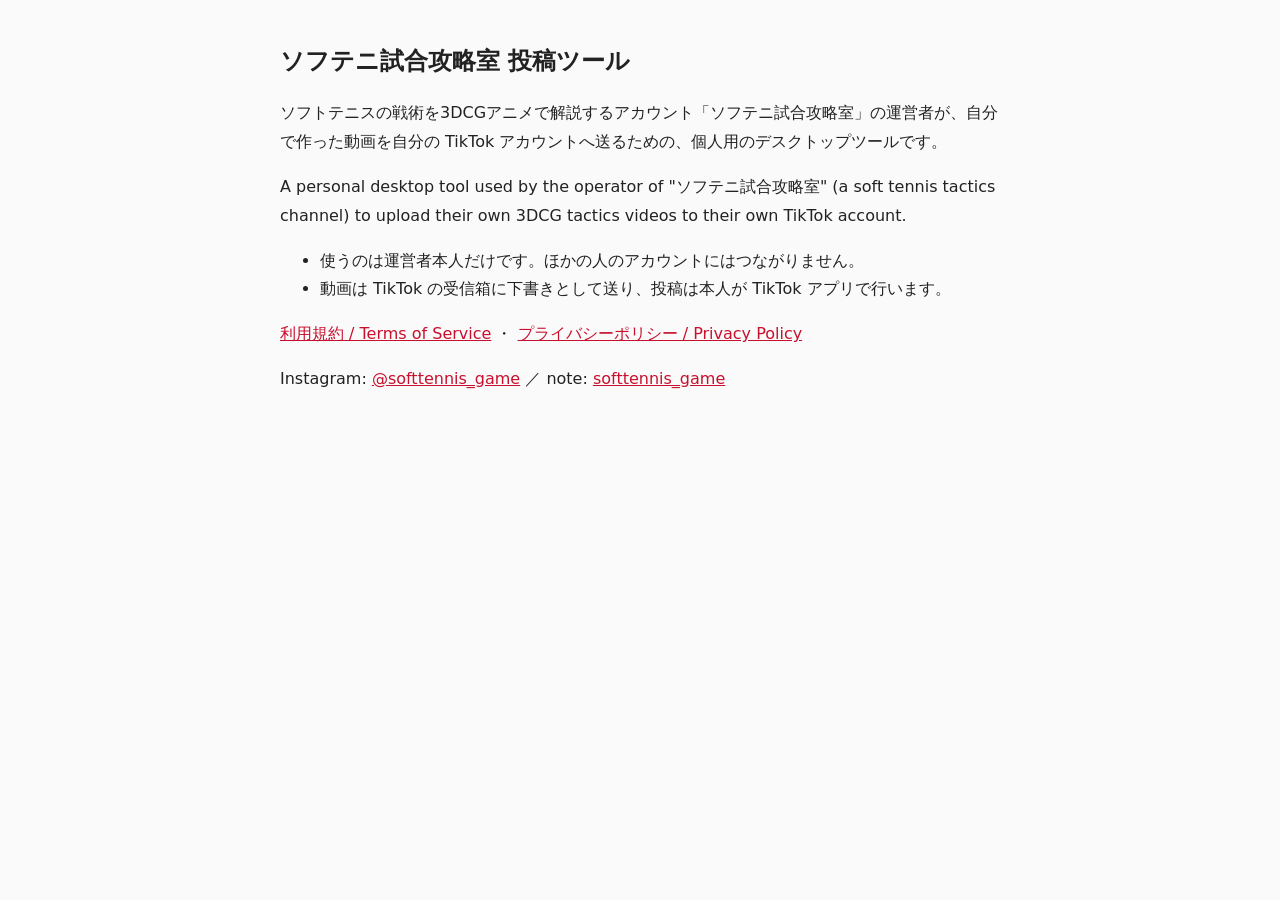
<file: index.html>
<!doctype html>
<html lang="ja">
<head>
<meta charset="utf-8">
<meta name="viewport" content="width=device-width, initial-scale=1">
<title>ソフテニ試合攻略室 投稿ツール</title>
<link rel="stylesheet" href="style.css">
</head>
<body>
<main>
<h1>ソフテニ試合攻略室 投稿ツール</h1>
<p>ソフトテニスの戦術を3DCGアニメで解説するアカウント「ソフテニ試合攻略室」の運営者が、自分で作った動画を自分の TikTok アカウントへ送るための、個人用のデスクトップツールです。</p>
<p>A personal desktop tool used by the operator of "ソフテニ試合攻略室" (a soft tennis tactics channel) to upload their own 3DCG tactics videos to their own TikTok account.</p>
<ul>
<li>使うのは運営者本人だけです。ほかの人のアカウントにはつながりません。</li>
<li>動画は TikTok の受信箱に下書きとして送り、投稿は本人が TikTok アプリで行います。</li>
</ul>
<p><a href="terms.html">利用規約 / Terms of Service</a> ・ <a href="privacy.html">プライバシーポリシー / Privacy Policy</a></p>
<p>Instagram: <a href="https://www.instagram.com/softtennis_game/">@softtennis_game</a> ／ note: <a href="https://note.com/softtennis_game">softtennis_game</a></p>
</main>
</body>
</html>
</file>
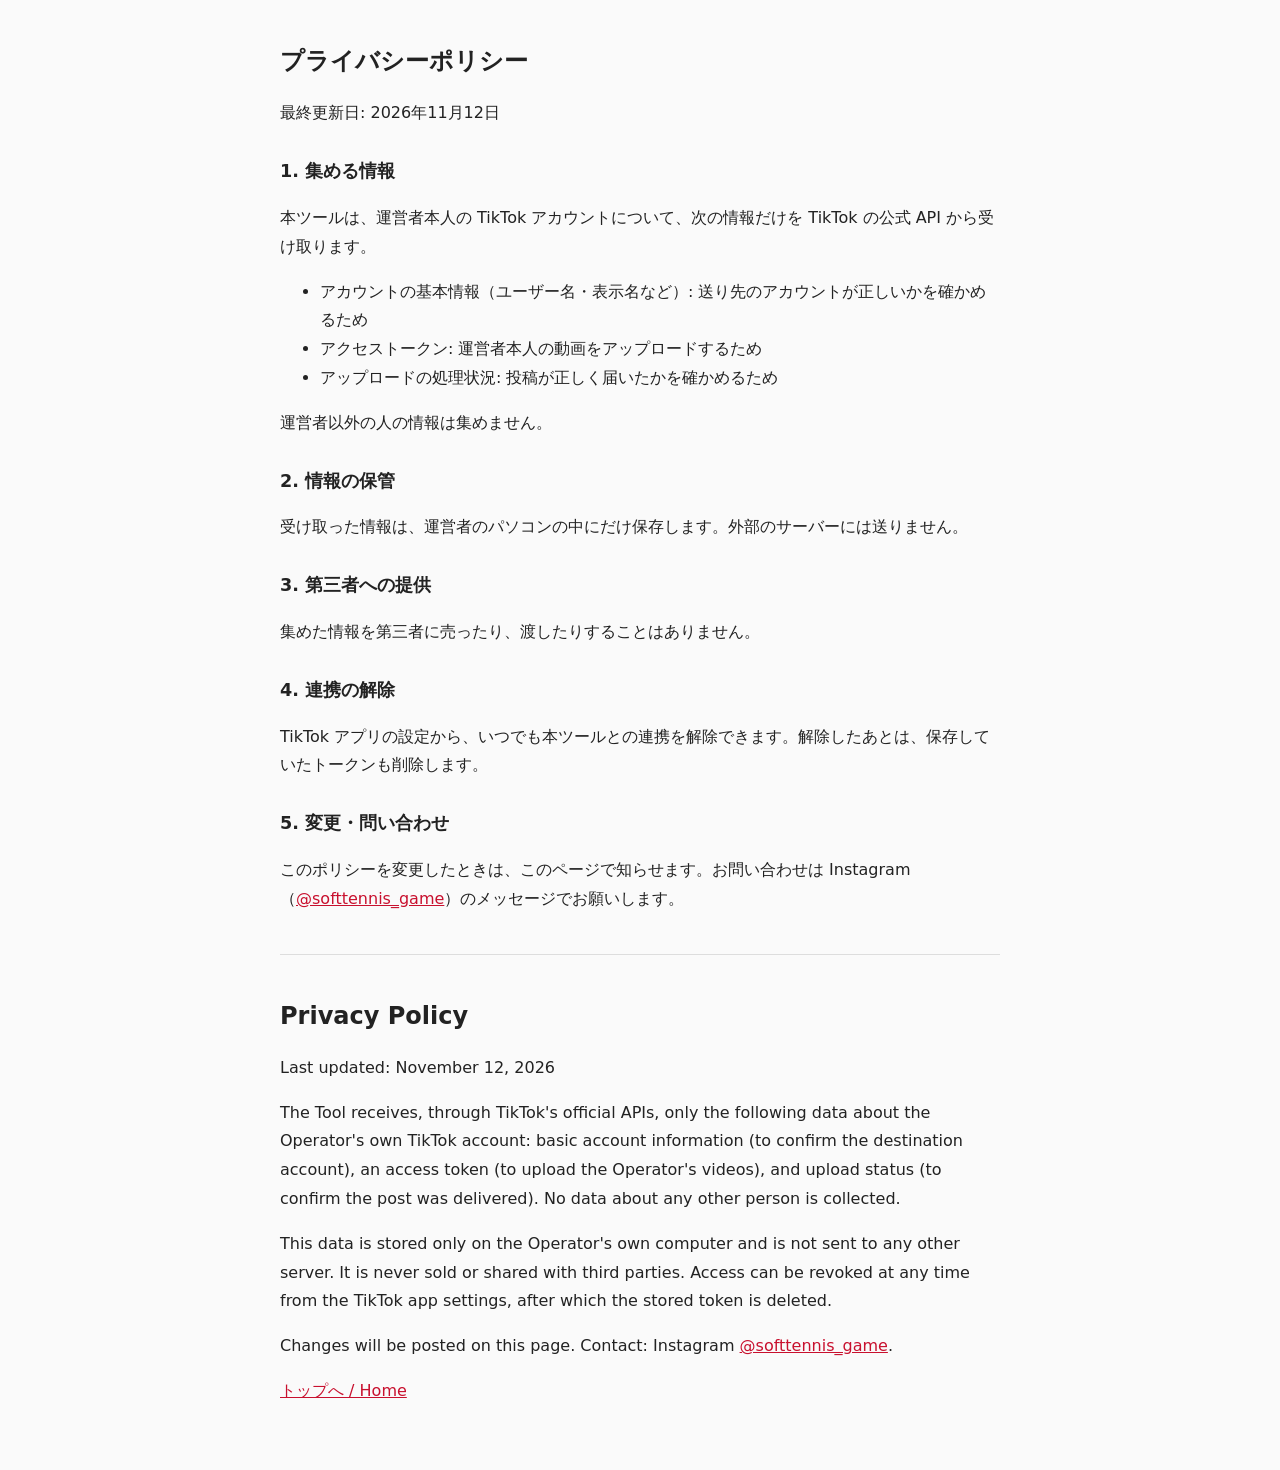
<file: privacy.html>
<!doctype html>
<html lang="ja">
<head>
<meta charset="utf-8">
<meta name="viewport" content="width=device-width, initial-scale=1">
<title>プライバシーポリシー | ソフテニ試合攻略室 投稿ツール</title>
<link rel="stylesheet" href="style.css">
</head>
<body>
<main>
<h1>プライバシーポリシー</h1>
<p>最終更新日: 2026年11月12日</p>

<h2>1. 集める情報</h2>
<p>本ツールは、運営者本人の TikTok アカウントについて、次の情報だけを TikTok の公式 API から受け取ります。</p>
<ul>
<li>アカウントの基本情報（ユーザー名・表示名など）: 送り先のアカウントが正しいかを確かめるため</li>
<li>アクセストークン: 運営者本人の動画をアップロードするため</li>
<li>アップロードの処理状況: 投稿が正しく届いたかを確かめるため</li>
</ul>
<p>運営者以外の人の情報は集めません。</p>

<h2>2. 情報の保管</h2>
<p>受け取った情報は、運営者のパソコンの中にだけ保存します。外部のサーバーには送りません。</p>

<h2>3. 第三者への提供</h2>
<p>集めた情報を第三者に売ったり、渡したりすることはありません。</p>

<h2>4. 連携の解除</h2>
<p>TikTok アプリの設定から、いつでも本ツールとの連携を解除できます。解除したあとは、保存していたトークンも削除します。</p>

<h2>5. 変更・問い合わせ</h2>
<p>このポリシーを変更したときは、このページで知らせます。お問い合わせは Instagram（<a href="https://www.instagram.com/softtennis_game/">@softtennis_game</a>）のメッセージでお願いします。</p>

<hr>
<h1>Privacy Policy</h1>
<p>Last updated: November 12, 2026</p>
<p>The Tool receives, through TikTok's official APIs, only the following data about the Operator's own TikTok account: basic account information (to confirm the destination account), an access token (to upload the Operator's videos), and upload status (to confirm the post was delivered). No data about any other person is collected.</p>
<p>This data is stored only on the Operator's own computer and is not sent to any other server. It is never sold or shared with third parties. Access can be revoked at any time from the TikTok app settings, after which the stored token is deleted.</p>
<p>Changes will be posted on this page. Contact: Instagram <a href="https://www.instagram.com/softtennis_game/">@softtennis_game</a>.</p>
<p><a href="index.html">トップへ / Home</a></p>
</main>
</body>
</html>
</file>
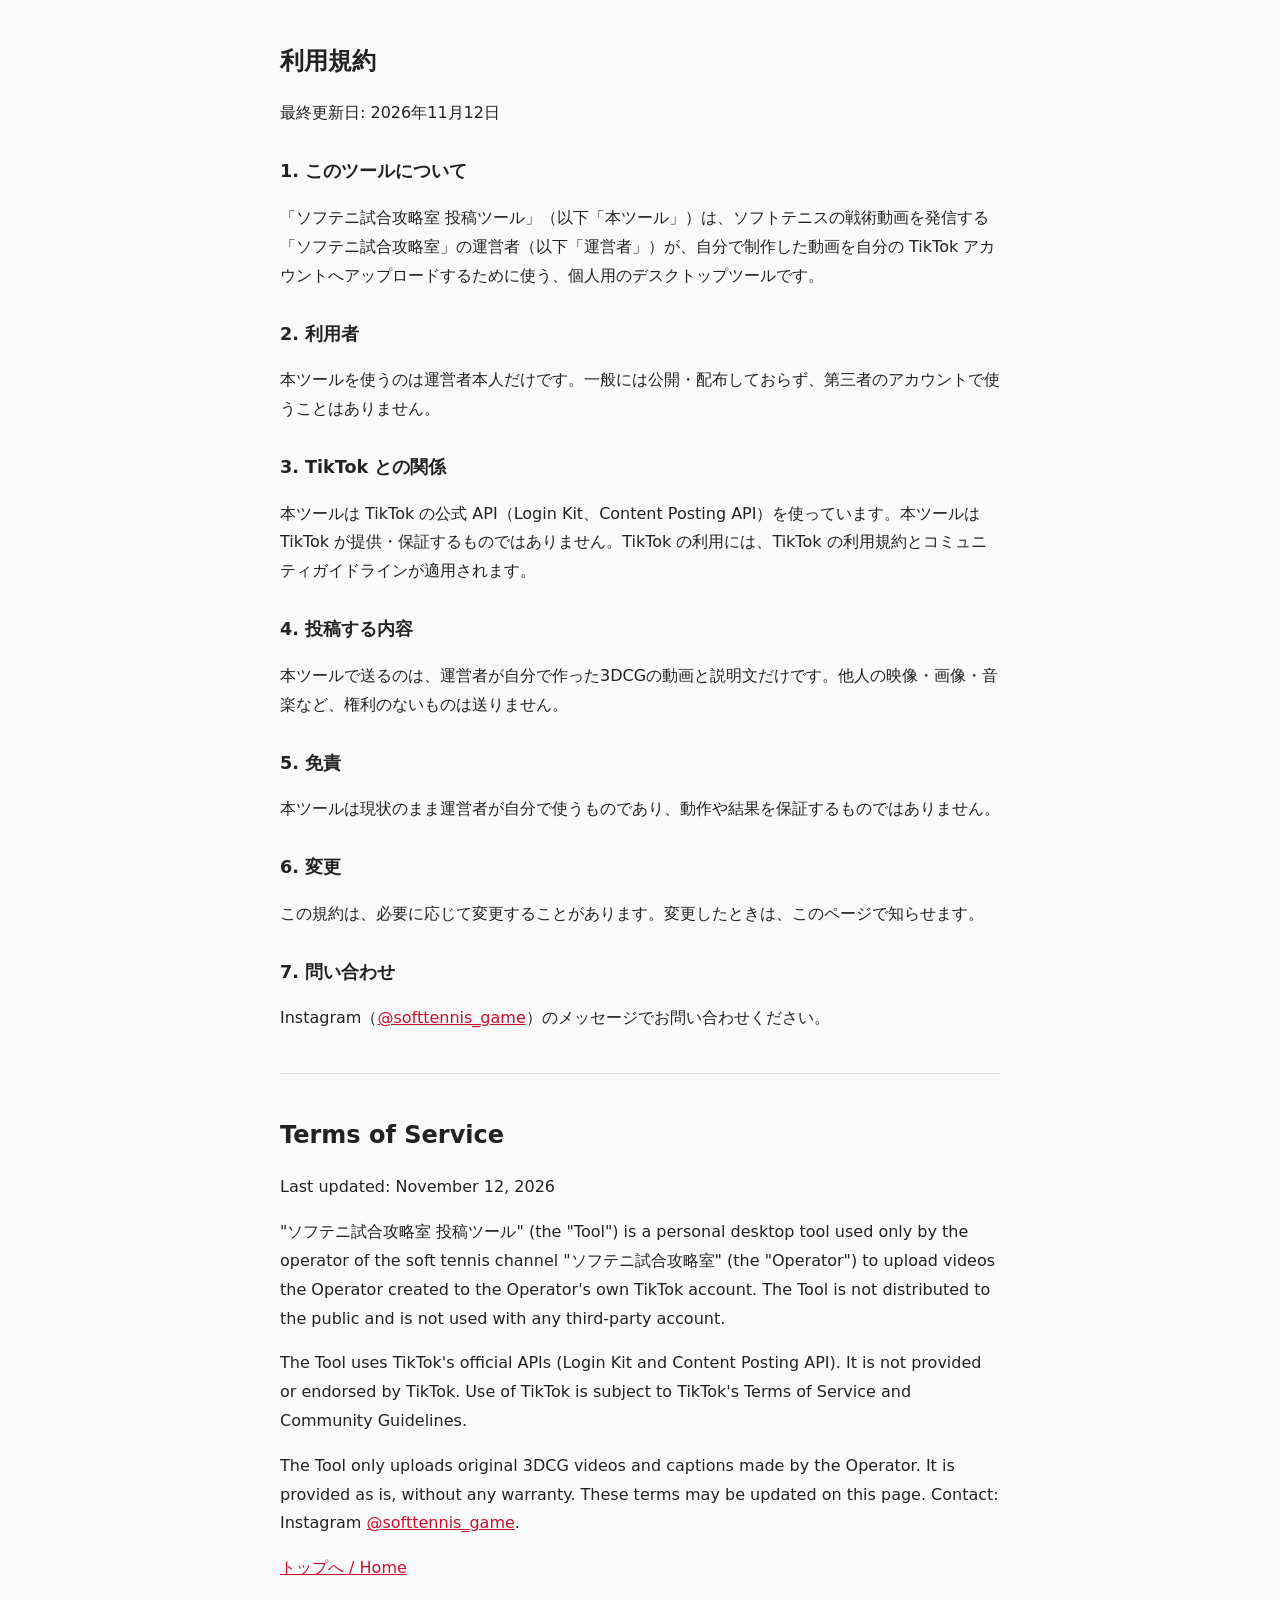
<file: terms.html>
<!doctype html>
<html lang="ja">
<head>
<meta charset="utf-8">
<meta name="viewport" content="width=device-width, initial-scale=1">
<title>利用規約 | ソフテニ試合攻略室 投稿ツール</title>
<link rel="stylesheet" href="style.css">
</head>
<body>
<main>
<h1>利用規約</h1>
<p>最終更新日: 2026年11月12日</p>

<h2>1. このツールについて</h2>
<p>「ソフテニ試合攻略室 投稿ツール」（以下「本ツール」）は、ソフトテニスの戦術動画を発信する「ソフテニ試合攻略室」の運営者（以下「運営者」）が、自分で制作した動画を自分の TikTok アカウントへアップロードするために使う、個人用のデスクトップツールです。</p>

<h2>2. 利用者</h2>
<p>本ツールを使うのは運営者本人だけです。一般には公開・配布しておらず、第三者のアカウントで使うことはありません。</p>

<h2>3. TikTok との関係</h2>
<p>本ツールは TikTok の公式 API（Login Kit、Content Posting API）を使っています。本ツールは TikTok が提供・保証するものではありません。TikTok の利用には、TikTok の利用規約とコミュニティガイドラインが適用されます。</p>

<h2>4. 投稿する内容</h2>
<p>本ツールで送るのは、運営者が自分で作った3DCGの動画と説明文だけです。他人の映像・画像・音楽など、権利のないものは送りません。</p>

<h2>5. 免責</h2>
<p>本ツールは現状のまま運営者が自分で使うものであり、動作や結果を保証するものではありません。</p>

<h2>6. 変更</h2>
<p>この規約は、必要に応じて変更することがあります。変更したときは、このページで知らせます。</p>

<h2>7. 問い合わせ</h2>
<p>Instagram（<a href="https://www.instagram.com/softtennis_game/">@softtennis_game</a>）のメッセージでお問い合わせください。</p>

<hr>
<h1>Terms of Service</h1>
<p>Last updated: November 12, 2026</p>
<p>"ソフテニ試合攻略室 投稿ツール" (the "Tool") is a personal desktop tool used only by the operator of the soft tennis channel "ソフテニ試合攻略室" (the "Operator") to upload videos the Operator created to the Operator's own TikTok account. The Tool is not distributed to the public and is not used with any third-party account.</p>
<p>The Tool uses TikTok's official APIs (Login Kit and Content Posting API). It is not provided or endorsed by TikTok. Use of TikTok is subject to TikTok's Terms of Service and Community Guidelines.</p>
<p>The Tool only uploads original 3DCG videos and captions made by the Operator. It is provided as is, without any warranty. These terms may be updated on this page. Contact: Instagram <a href="https://www.instagram.com/softtennis_game/">@softtennis_game</a>.</p>
<p><a href="index.html">トップへ / Home</a></p>
</main>
</body>
</html>
</file>
<file: style.css>
body { margin: 0; background: #fafafa; color: #222; font-family: system-ui, "Hiragino Sans", "Yu Gothic", sans-serif; line-height: 1.8; }
main { max-width: 720px; margin: 0 auto; padding: 24px 16px 48px; }
h1 { font-size: 1.5rem; }
h2 { font-size: 1.1rem; margin-top: 1.6em; }
a { color: #c8102e; }
hr { margin: 2.5em 0; border: 0; border-top: 1px solid #ddd; }
</file>
